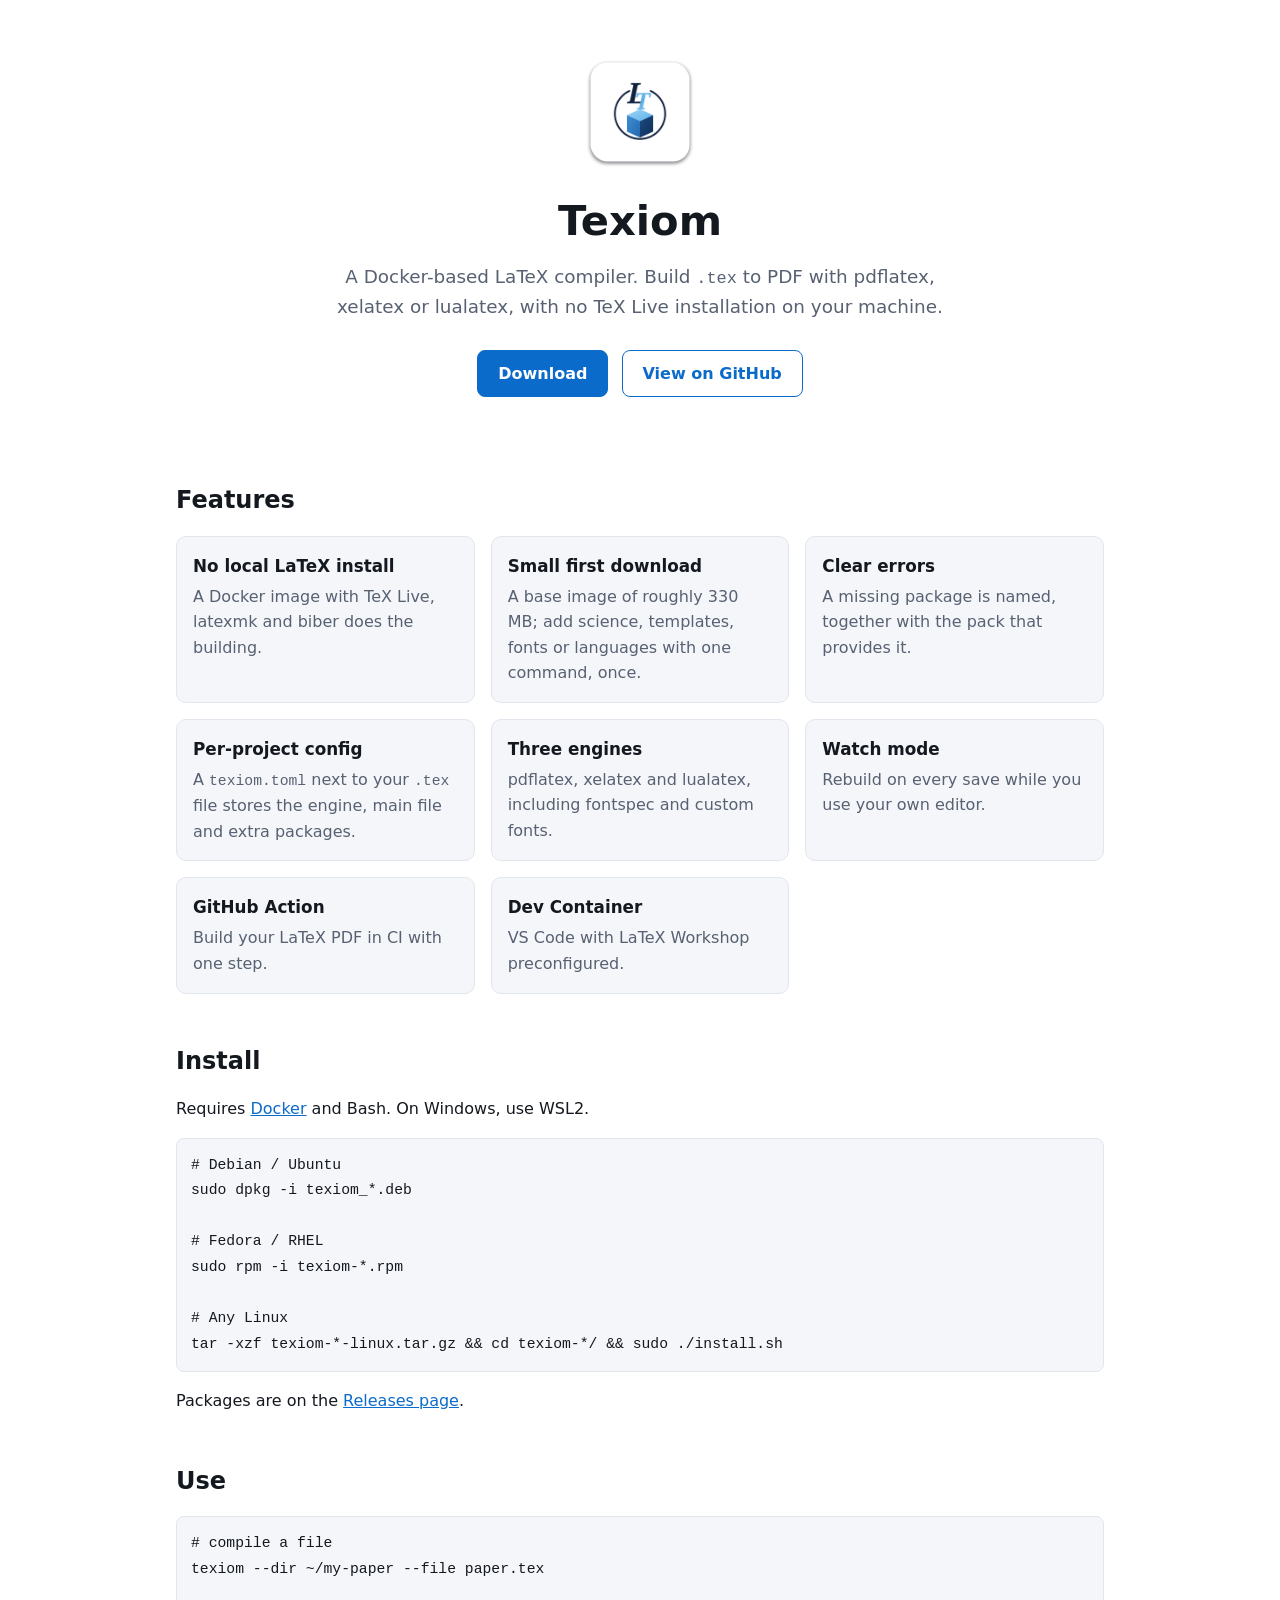
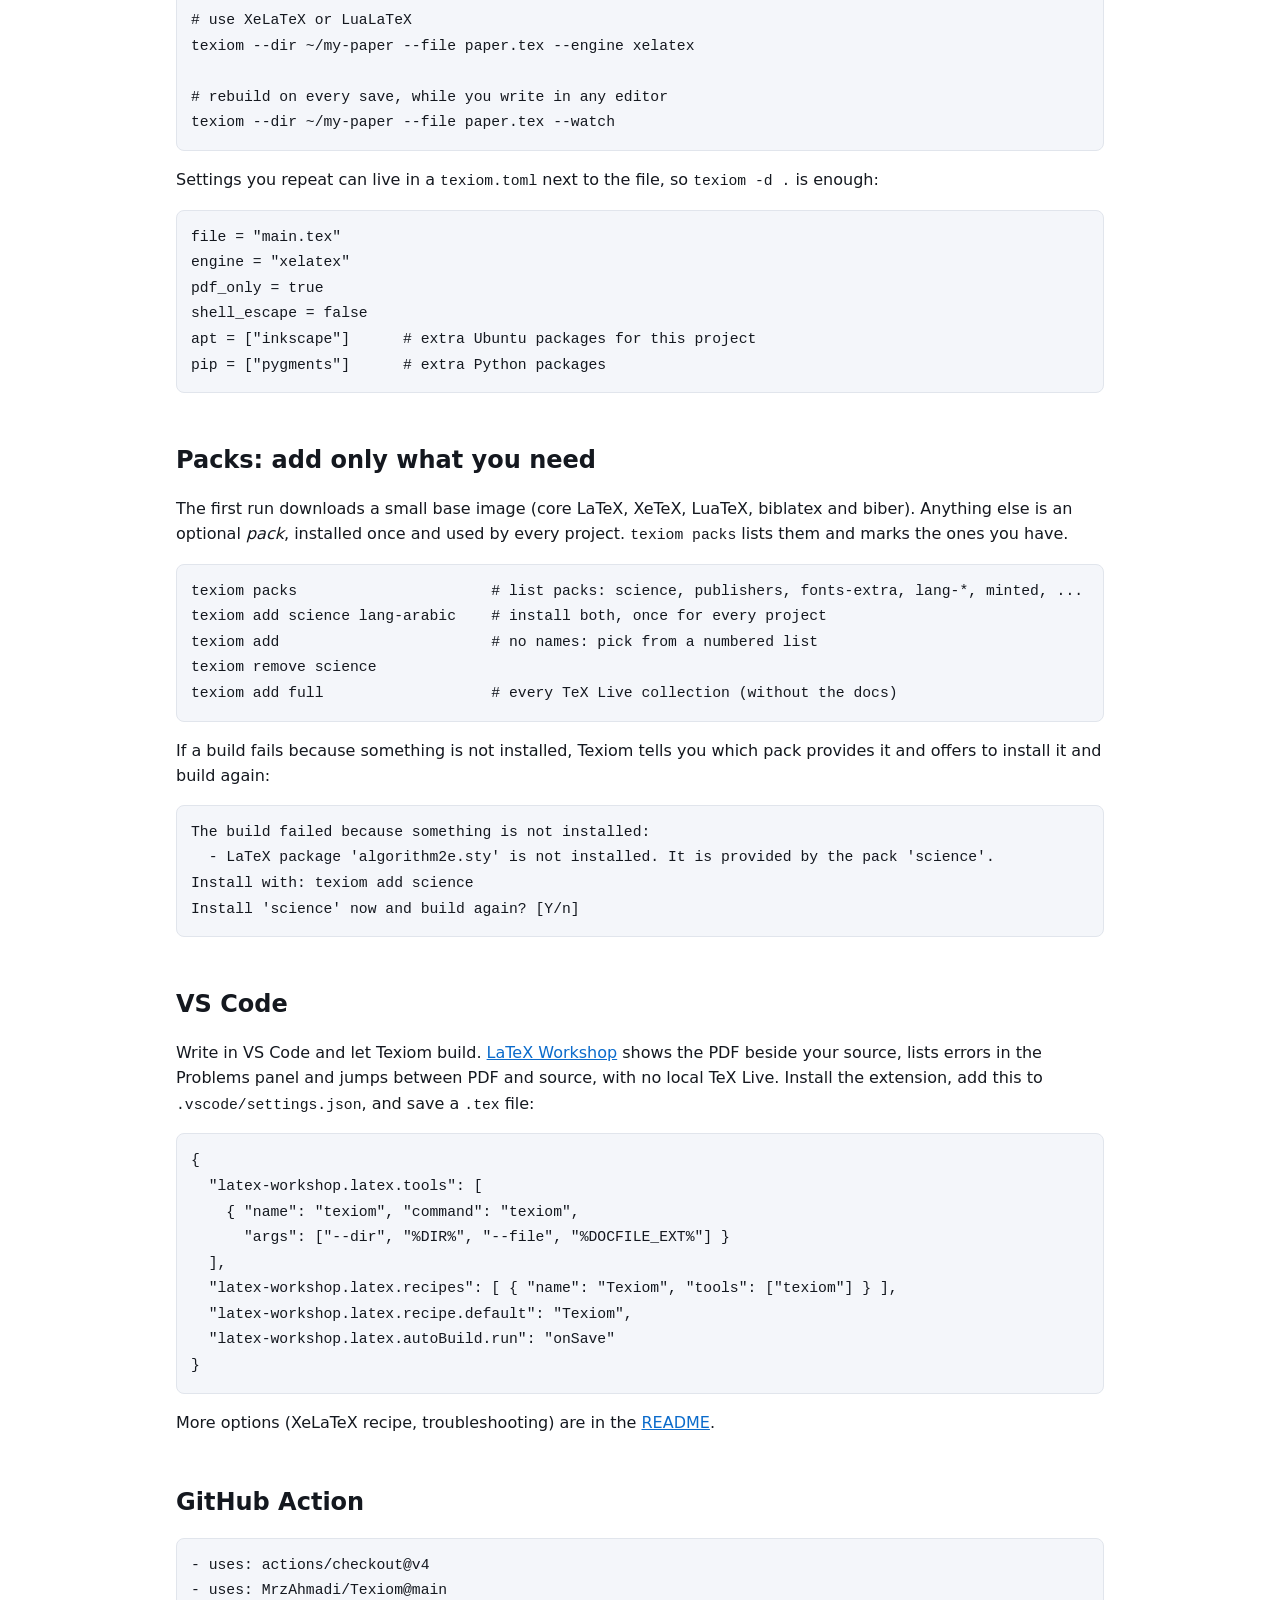
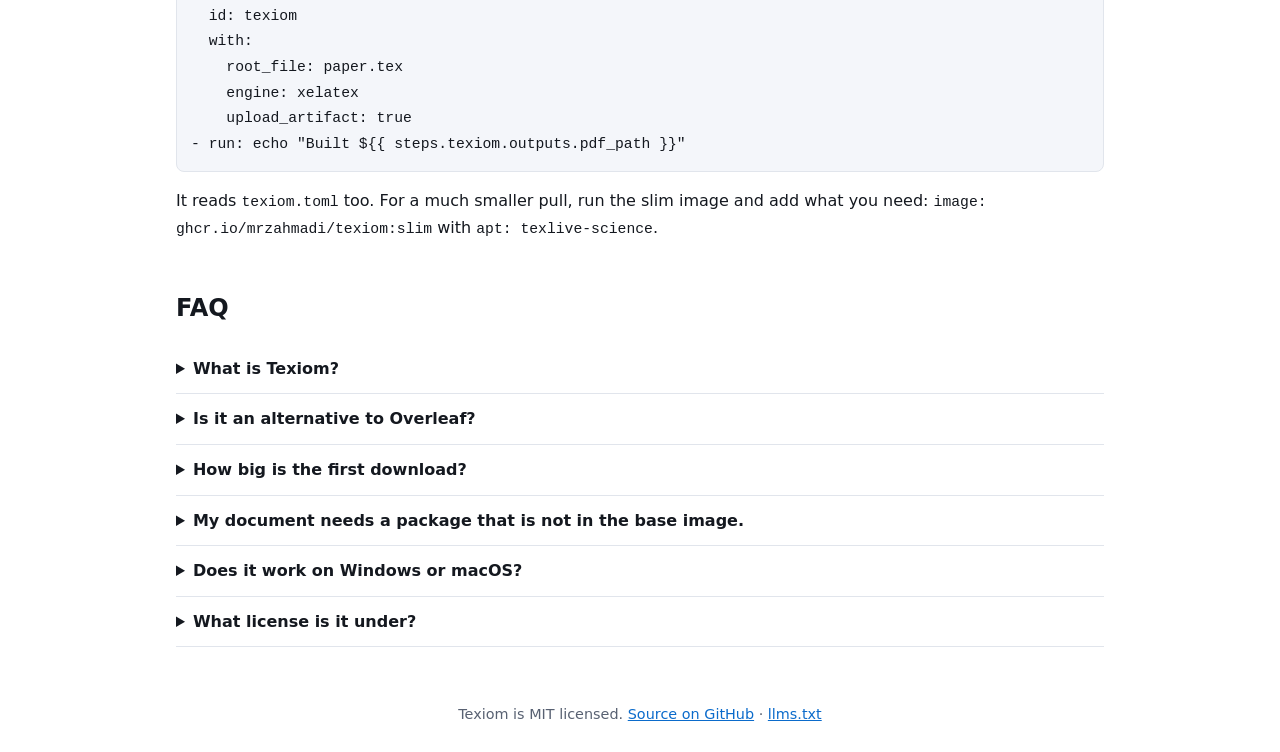
<file: docs/index.html>
<!doctype html>
<html lang="en">
<head>
<meta charset="utf-8">
<meta name="viewport" content="width=device-width, initial-scale=1">
<title>Texiom – Docker LaTeX compiler</title>
<meta name="description" content="Texiom compiles LaTeX to PDF with pdflatex, xelatex or lualatex inside Docker. Small first download, optional packs, watch mode. No TeX Live install needed.">
<link rel="canonical" href="https://mrzahmadi.github.io/Texiom/">
<link rel="icon" href="logo.png">
<meta property="og:type" content="website">
<meta property="og:title" content="Texiom – Docker LaTeX compiler">
<meta property="og:description" content="Build LaTeX to PDF without installing TeX Live. pdflatex, xelatex, lualatex, watch mode, GitHub Action.">
<meta property="og:url" content="https://mrzahmadi.github.io/Texiom/">
<meta property="og:image" content="https://mrzahmadi.github.io/Texiom/logo.png">
<meta name="twitter:card" content="summary">
<script type="application/ld+json">
{"@context":"https://schema.org","@type":"SoftwareApplication","name":"Texiom",
"applicationCategory":"DeveloperApplication","operatingSystem":"Linux, WSL2",
"description":"Docker-based LaTeX compiler.",
"url":"https://mrzahmadi.github.io/Texiom/",
"codeRepository":"https://github.com/MrzAhmadi/Texiom",
"license":"https://opensource.org/licenses/MIT",
"offers":{"@type":"Offer","price":"0","priceCurrency":"USD"},
"author":{"@type":"Person","name":"MrzAhmadi"}}
</script>
<style>
:root{--bg:#fff;--fg:#14181f;--muted:#586172;--card:#f4f6fa;--line:#e1e5ec;--accent:#0b6bcb}
@media (prefers-color-scheme:dark){:root{--bg:#0e1116;--fg:#e8ebf0;--muted:#9aa4b5;--card:#171b22;--line:#262c36;--accent:#58a6ff}}
*{box-sizing:border-box}
body{margin:0;background:var(--bg);color:var(--fg);font:16px/1.6 system-ui,-apple-system,Segoe UI,Roboto,sans-serif}
.wrap{max-width:960px;margin:0 auto;padding:0 16px}
header.hero{text-align:center;padding:56px 0 32px}
.hero img.logo{width:112px;height:112px}
h1{font-size:2.6rem;margin:12px 0 8px}
.tag{color:var(--muted);font-size:1.15rem;max-width:640px;margin:0 auto 24px}
.btns a{display:inline-block;margin:4px;padding:10px 20px;border-radius:8px;text-decoration:none;font-weight:600;border:1px solid var(--accent)}
.btns a.p{background:var(--accent);color:#fff}
.btns a.s{color:var(--accent)}
.shot{width:100%;height:auto;border:1px solid var(--line);border-radius:10px;margin:32px 0}
h2{margin:48px 0 16px}
.grid{display:grid;grid-template-columns:repeat(auto-fit,minmax(250px,1fr));gap:16px}
.card{background:var(--card);border:1px solid var(--line);border-radius:10px;padding:16px}
.card h3{margin:0 0 4px;font-size:1.05rem}
.card p{margin:0;color:var(--muted)}
pre{background:var(--card);border:1px solid var(--line);border-radius:8px;padding:14px;overflow-x:auto}
code{font-family:ui-monospace,SFMono-Regular,Menlo,monospace;font-size:.92em}
a{color:var(--accent)}
details{border-bottom:1px solid var(--line);padding:12px 0}
summary{cursor:pointer;font-weight:600}
footer{margin:56px 0 32px;color:var(--muted);text-align:center;font-size:.9rem}
</style>
</head>
<body>
<div class="wrap">
<header class="hero">
  <img class="logo" src="logo.png" alt="Texiom logo">
  <h1>Texiom</h1>
  <p class="tag">A Docker-based LaTeX compiler. Build <code>.tex</code> to PDF with pdflatex, xelatex or lualatex, with no TeX Live installation on your machine.</p>
  <div class="btns">
    <a class="p" href="https://github.com/MrzAhmadi/Texiom/releases/latest">Download</a>
    <a class="s" href="https://github.com/MrzAhmadi/Texiom">View on GitHub</a>
  </div>
</header>

<main>
<h2>Features</h2>
<div class="grid">
  <div class="card"><h3>No local LaTeX install</h3><p>A Docker image with TeX Live, latexmk and biber does the building.</p></div>
  <div class="card"><h3>Small first download</h3><p>A base image of roughly 330 MB; add science, templates, fonts or languages with one command, once.</p></div>
  <div class="card"><h3>Clear errors</h3><p>A missing package is named, together with the pack that provides it.</p></div>
  <div class="card"><h3>Per-project config</h3><p>A <code>texiom.toml</code> next to your <code>.tex</code> file stores the engine, main file and extra packages.</p></div>
  <div class="card"><h3>Three engines</h3><p>pdflatex, xelatex and lualatex, including fontspec and custom fonts.</p></div>
  <div class="card"><h3>Watch mode</h3><p>Rebuild on every save while you use your own editor.</p></div>
  <div class="card"><h3>GitHub Action</h3><p>Build your LaTeX PDF in CI with one step.</p></div>
  <div class="card"><h3>Dev Container</h3><p>VS Code with LaTeX Workshop preconfigured.</p></div>
</div>

<h2>Install</h2>
<p>Requires <a href="https://docs.docker.com/get-docker/">Docker</a> and Bash. On Windows, use WSL2.</p>
<pre><code># Debian / Ubuntu
sudo dpkg -i texiom_*.deb

# Fedora / RHEL
sudo rpm -i texiom-*.rpm

# Any Linux
tar -xzf texiom-*-linux.tar.gz &amp;&amp; cd texiom-*/ &amp;&amp; sudo ./install.sh</code></pre>
<p>Packages are on the <a href="https://github.com/MrzAhmadi/Texiom/releases">Releases page</a>.</p>

<h2>Use</h2>
<pre><code># compile a file
texiom --dir ~/my-paper --file paper.tex

# use XeLaTeX or LuaLaTeX
texiom --dir ~/my-paper --file paper.tex --engine xelatex

# rebuild on every save, while you write in any editor
texiom --dir ~/my-paper --file paper.tex --watch</code></pre>
<p>Settings you repeat can live in a <code>texiom.toml</code> next to the file, so <code>texiom -d .</code> is enough:</p>
<pre><code>file = "main.tex"
engine = "xelatex"
pdf_only = true
shell_escape = false
apt = ["inkscape"]      # extra Ubuntu packages for this project
pip = ["pygments"]      # extra Python packages</code></pre>

<h2>Packs: add only what you need</h2>
<p>The first run downloads a small base image (core LaTeX, XeTeX, LuaTeX, biblatex and biber). Anything else is an optional <em>pack</em>, installed once and used by every project. <code>texiom packs</code> lists them and marks the ones you have.</p>
<pre><code>texiom packs                      # list packs: science, publishers, fonts-extra, lang-*, minted, ...
texiom add science lang-arabic    # install both, once for every project
texiom add                        # no names: pick from a numbered list
texiom remove science
texiom add full                   # every TeX Live collection (without the docs)</code></pre>
<p>If a build fails because something is not installed, Texiom tells you which pack provides it and offers to install it and build again:</p>
<pre><code>The build failed because something is not installed:
  - LaTeX package 'algorithm2e.sty' is not installed. It is provided by the pack 'science'.
Install with: texiom add science
Install 'science' now and build again? [Y/n]</code></pre>

<h2>VS Code</h2>
<p>Write in VS Code and let Texiom build. <a href="https://marketplace.visualstudio.com/items?itemName=James-Yu.latex-workshop">LaTeX Workshop</a> shows the PDF beside your source, lists errors in the Problems panel and jumps between PDF and source, with no local TeX Live. Install the extension, add this to <code>.vscode/settings.json</code>, and save a <code>.tex</code> file:</p>
<pre><code>{
  "latex-workshop.latex.tools": [
    { "name": "texiom", "command": "texiom",
      "args": ["--dir", "%DIR%", "--file", "%DOCFILE_EXT%"] }
  ],
  "latex-workshop.latex.recipes": [ { "name": "Texiom", "tools": ["texiom"] } ],
  "latex-workshop.latex.recipe.default": "Texiom",
  "latex-workshop.latex.autoBuild.run": "onSave"
}</code></pre>
<p>More options (XeLaTeX recipe, troubleshooting) are in the <a href="https://github.com/MrzAhmadi/Texiom#vs-code-with-latex-workshop">README</a>.</p>

<h2>GitHub Action</h2>
<pre><code>- uses: actions/checkout@v4
- uses: MrzAhmadi/Texiom@main
  id: texiom
  with:
    root_file: paper.tex
    engine: xelatex
    upload_artifact: true
- run: echo "Built ${{ steps.texiom.outputs.pdf_path }}"</code></pre>
<p>It reads <code>texiom.toml</code> too. For a much smaller pull, run the slim image and add what you need: <code>image: ghcr.io/mrzahmadi/texiom:slim</code> with <code>apt: texlive-science</code>.</p>

<h2>FAQ</h2>
<details><summary>What is Texiom?</summary><p>Texiom is an open source command line tool that compiles LaTeX documents inside a Docker container, so you do not install TeX Live yourself. Write in any editor and let <code>--watch</code> rebuild on save.</p></details>
<details><summary>Is it an alternative to Overleaf?</summary><p>For building locally and offline, yes: it runs on your machine and your files stay on it. Texiom is a build tool, not an editor and not a collaboration service, so you write in the editor you already use.</p></details>
<details><summary>How big is the first download?</summary><p>Roughly 350 MB for the base image. Extra packs are downloaded only when you install them with <code>texiom add</code>.</p></details>
<details><summary>My document needs a package that is not in the base image.</summary><p>The build says which package is missing and which pack provides it. Install it once with <code>texiom add &lt;pack&gt;</code>; <code>texiom add full</code> installs everything.</p></details>
<details><summary>Does it work on Windows or macOS?</summary><p>Windows works through WSL2. Packages target Linux; the script itself needs Bash and Docker.</p></details>
<details><summary>What license is it under?</summary><p>MIT.</p></details>
</main>

<footer>Texiom is MIT licensed. <a href="https://github.com/MrzAhmadi/Texiom">Source on GitHub</a> · <a href="llms.txt">llms.txt</a></footer>
</div>
</body>
</html>
</file>
